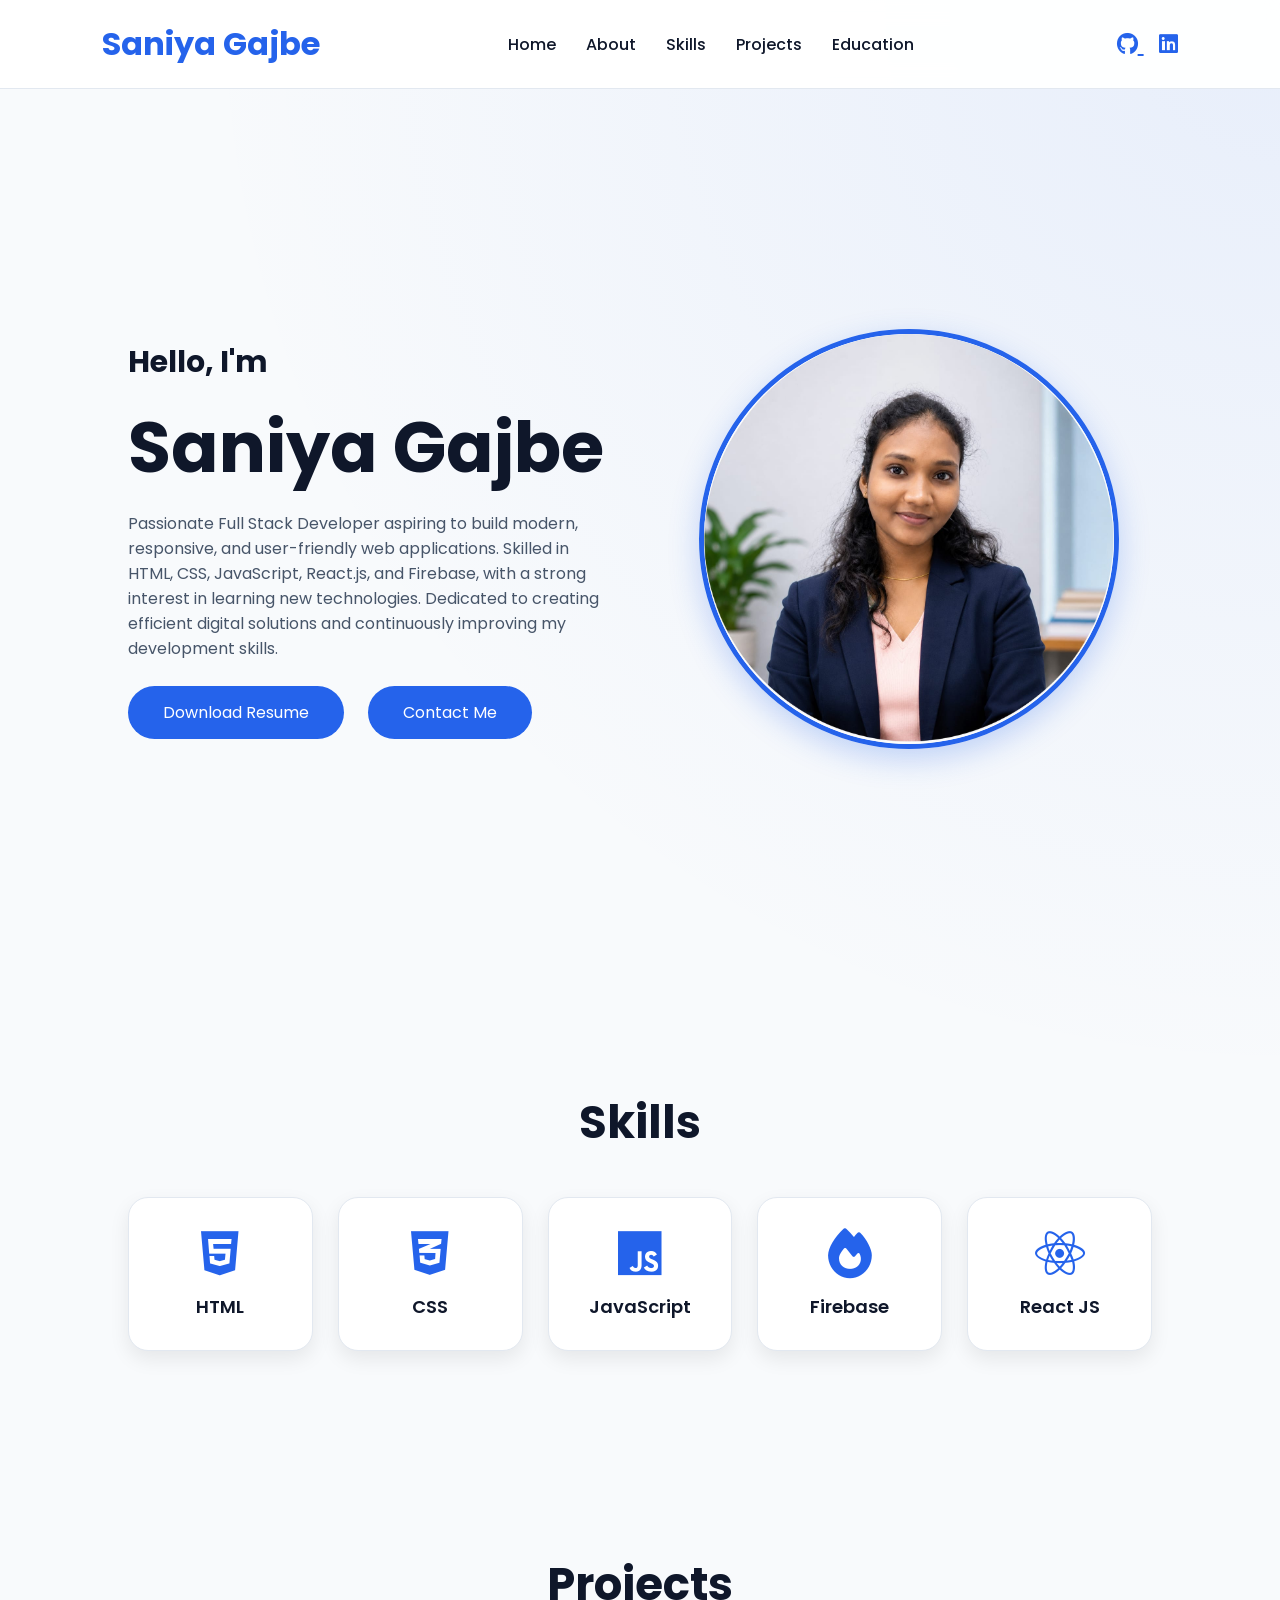
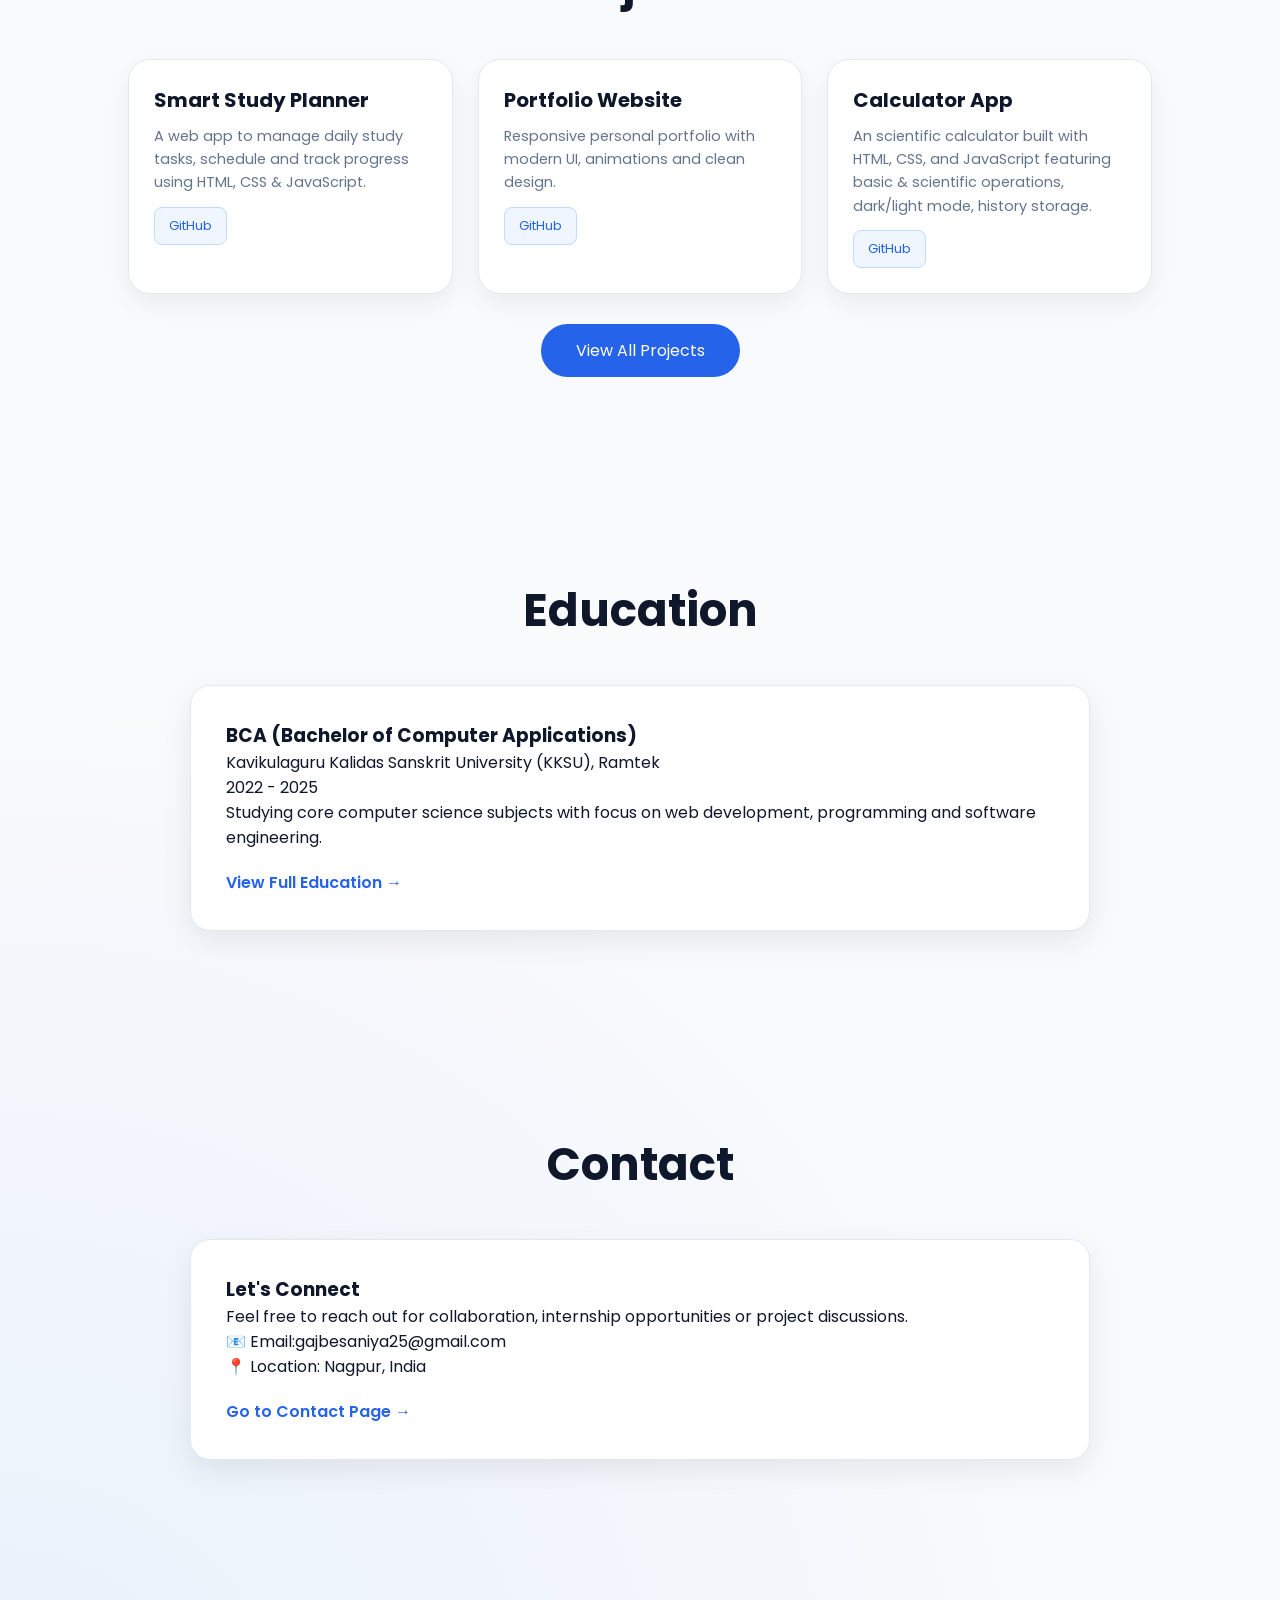
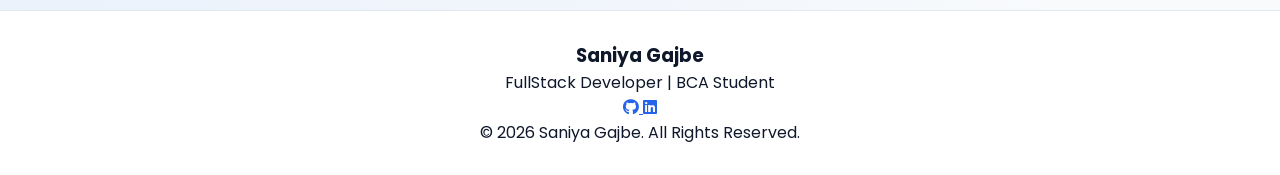
<file: index.html>
<!DOCTYPE html>
<html lang="en">
<head>
    <meta charset="UTF-8">
    <meta name="viewport" content="width=device-width, initial-scale=1.0">
    <title>Saniya Gajbe | Portfolio</title>

    <!-- CSS -->
    <link rel="stylesheet" href="css/style.css">

    <!-- Font Awesome -->
    <link rel="stylesheet"
    href="https://cdnjs.cloudflare.com/ajax/libs/font-awesome/6.5.1/css/all.min.css">

    <!-- Google Font -->
    <link href="https://fonts.googleapis.com/css2?family=Poppins:wght@300;400;500;600;700&display=swap" rel="stylesheet">
</head>

<body>

    <!-- Navbar -->

    <header>
        <nav class="navbar">

            <div class="logo">
                Saniya Gajbe
            </div>

            <ul class="nav-links">

                <li><a href="index.html">Home</a></li>

                <li><a href="about.html">About</a></li>

                <li><a href="skills.html">Skills</a></li>

                <li><a href="projects.html">Projects</a></li>

                <li><a href="education.html">Education</a></li>

                

            </ul>

            <div class="social-icons-nav">

                <a href="https://github.com/saniyagajbe-ctrl">
                    <i class="fab fa-github"></i>
                </a>

                <a href="https://www.linkedin.com/in/saniya-gajbe-9baa48376?utm_source=share_via&utm_content=profile&utm_medium=member_android">
                    <i class="fab fa-linkedin"></i>
                </a>

            </div>

        </nav>
    </header>

    <!-- Hero Section -->

    <section class="hero">

        <div class="hero-content">

            <h3>Hello, I'm</h3>

            <h1>Saniya Gajbe</h1>

            <!-- <h2>
                <span id="typing"></span>
            </h2> -->

            <p>
                Passionate Full Stack Developer aspiring to build
                modern, responsive, and user-friendly web applications.

                Skilled in HTML, CSS, JavaScript, React.js, and Firebase,
                with a strong interest in learning new technologies.

                Dedicated to creating efficient digital solutions and
                continuously improving my development skills.
            </p>

            <div class="hero-buttons">

                <a href="https://drive.google.com/drive/folders/1dJh9obabbYcvGgPVdLjGGkrtKFfCtdy9"
                  target="_blank"
                  class="btn">
                  Download Resume
                </a>
           

                <a href="contact.html" class="btn1">
                    Contact Me
                </a>

            </div>

            

        </div>

        <div class="hero-image">

            <div class="image-circle">

                <img src="images/profile.jpeg"
                alt="Saniya Gajbe">

            </div>

        </div>

    </section>

    
    <!-- Skills Preview -->

    <section class="preview-section">

        <h2>Skills</h2>
<div class="skills-grid">

    <div class="skill-card">
        <i class="fab fa-html5"></i>
        <h3>HTML</h3>
    </div>

    <div class="skill-card">
        <i class="fab fa-css3-alt"></i>
        <h3>CSS</h3>
    </div>

    <div class="skill-card">
        <i class="fab fa-js"></i>
        <h3>JavaScript</h3>
    </div>

    <div class="skill-card">
        <i class="fas fa-fire"></i>
        <h3>Firebase</h3>
    </div>

    <div class="skill-card">
        <i class="fab fa-react"></i>
        <h3>React JS</h3>
    </div>

</div>
</div>

    </section>

    <!-- Projects Preview -->

<section class="preview-section">

    <h2>Projects</h2>

    <div class="project-grid">

        <!-- Project 1 -->
        <div class="project-card">
            <h3>Smart Study Planner</h3>
            <p>
                A web app to manage daily study tasks, schedule and track progress using HTML, CSS & JavaScript.
            </p>
            
            <a href="https://github.com/yourusername/study-planner">GitHub</a>
        </div>

        <!-- Project 2 -->
        <div class="project-card">
            <h3>Portfolio Website</h3>
            <p>
                Responsive personal portfolio with modern UI, animations and clean design.
            </p>
           
            <a href="https://github.com/yourusername/portfolio">GitHub</a>
        </div>

        <!-- Project 3 -->
        <div class="project-card">
            <h3>Calculator App</h3>
            <p>
                An scientific calculator built with HTML, CSS, and JavaScript featuring basic & scientific operations, dark/light mode, history storage.
            </p>
           
            <a href="https://github.com/yourusername/calculator-app">GitHub</a>
        </div>

    </div>

    <!-- View More Button -->
    <div style="text-align:center; margin-top:30px;">
        <a href="projects.html" class="btn">
            View All Projects
        </a>
    </div>

</section>
<!-- Education Preview -->

<section id="education" class="preview-section">

    <h2>Education</h2>

    <div class="glass-card">

        <h3>BCA (Bachelor of Computer Applications)</h3>

        <p>
            Kavikulaguru Kalidas Sanskrit University (KKSU), Ramtek  
            <br>
            2022 - 2025
        </p>

        <p>
            Studying core computer science subjects with focus on
            web development, programming and software engineering.
        </p>

        <a href="education.html" class="read-more">
            View Full Education →
        </a>

    </div>

</section>
<!-- Contact Preview -->

<section id="contact" class="preview-section">

    <h2>Contact</h2>

    <div class="glass-card">

        <h3>Let's Connect</h3>

        <p>
            Feel free to reach out for collaboration, internship opportunities
            or project discussions.
        </p>

        <p>
            📧 Email:gajbesaniya25@gmail.com <br>
            📍 Location: Nagpur, India
        </p>

        <a href="contact.html" class="read-more">
            Go to Contact Page →
        </a>

    </div>

</section>
    

    <!-- Footer -->

    <footer>

        <h3>Saniya Gajbe</h3>

        <p>
            FullStack Developer | BCA Student
        </p>

        <div class="footer-icons">

            <a href="https://github.com/saniyagajbe-ctrl">
                <i class="fab fa-github"></i>
            </a>

            <a href="https://www.linkedin.com/in/saniya-gajbe-9baa48376?utm_source=share_via&utm_content=profile&utm_medium=member_android">
                <i class="fab fa-linkedin"></i>
            </a>

        </div>

        <p class="copyright">
            © 2026 Saniya Gajbe. All Rights Reserved.
        </p>

    </footer>

    <!-- JS -->

    <script src="js/script.js"></script>

</body>
</html>
</file>
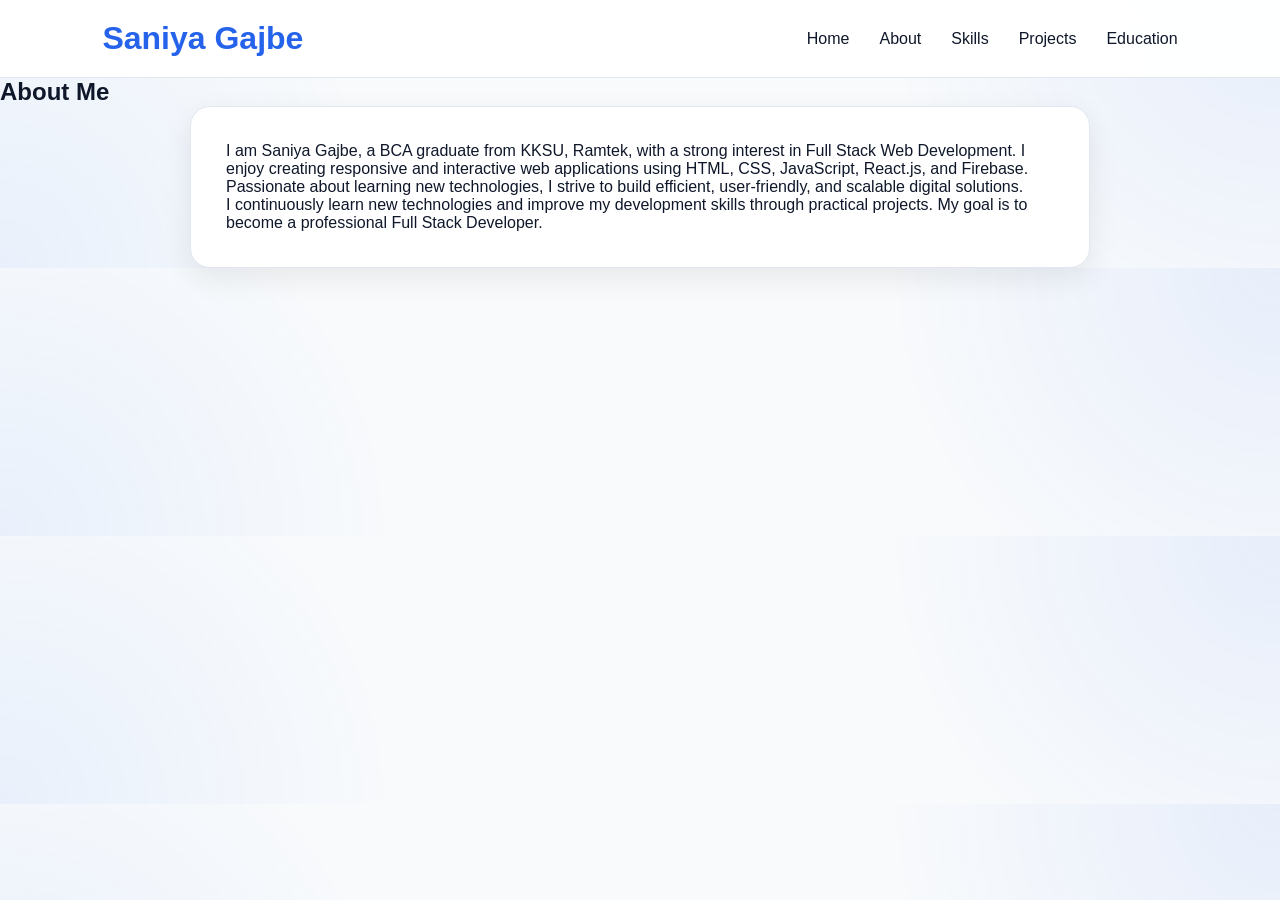
<file: about.html>
<!DOCTYPE html>
<html lang="en">
<head>
<meta charset="UTF-8">
<meta name="viewport" content="width=device-width, initial-scale=1.0">
<title>About - Saniya Gajbe</title>
<link rel="stylesheet" href="css/style.css">
</head>
<body>

<nav class="navbar">
<div class="logo">Saniya Gajbe</div>

<ul class="nav-links">
<li><a href="index.html">Home</a></li>
<li><a href="about.html" class="active">About</a></li>
<li><a href="skills.html">Skills</a></li>
<li><a href="projects.html">Projects</a></li>
<li><a href="education.html">Education</a></li>

</ul>
</nav>

<section class="page-section">

<h1 class="section-heading">About Me</h1>

<div class="glass-card">

<p>
I am Saniya Gajbe, a BCA graduate from KKSU, Ramtek, with a strong interest in Full Stack Web Development. I enjoy creating responsive and interactive web applications using HTML, CSS, JavaScript, React.js, and Firebase. Passionate about learning new technologies, I strive to build efficient, user-friendly, and scalable digital solutions.

</p>

<p>
I continuously learn new technologies and improve
my development skills through practical projects.
My goal is to become a professional Full Stack Developer.
</p>

</div>

</section>

</body>
</html>
</file>
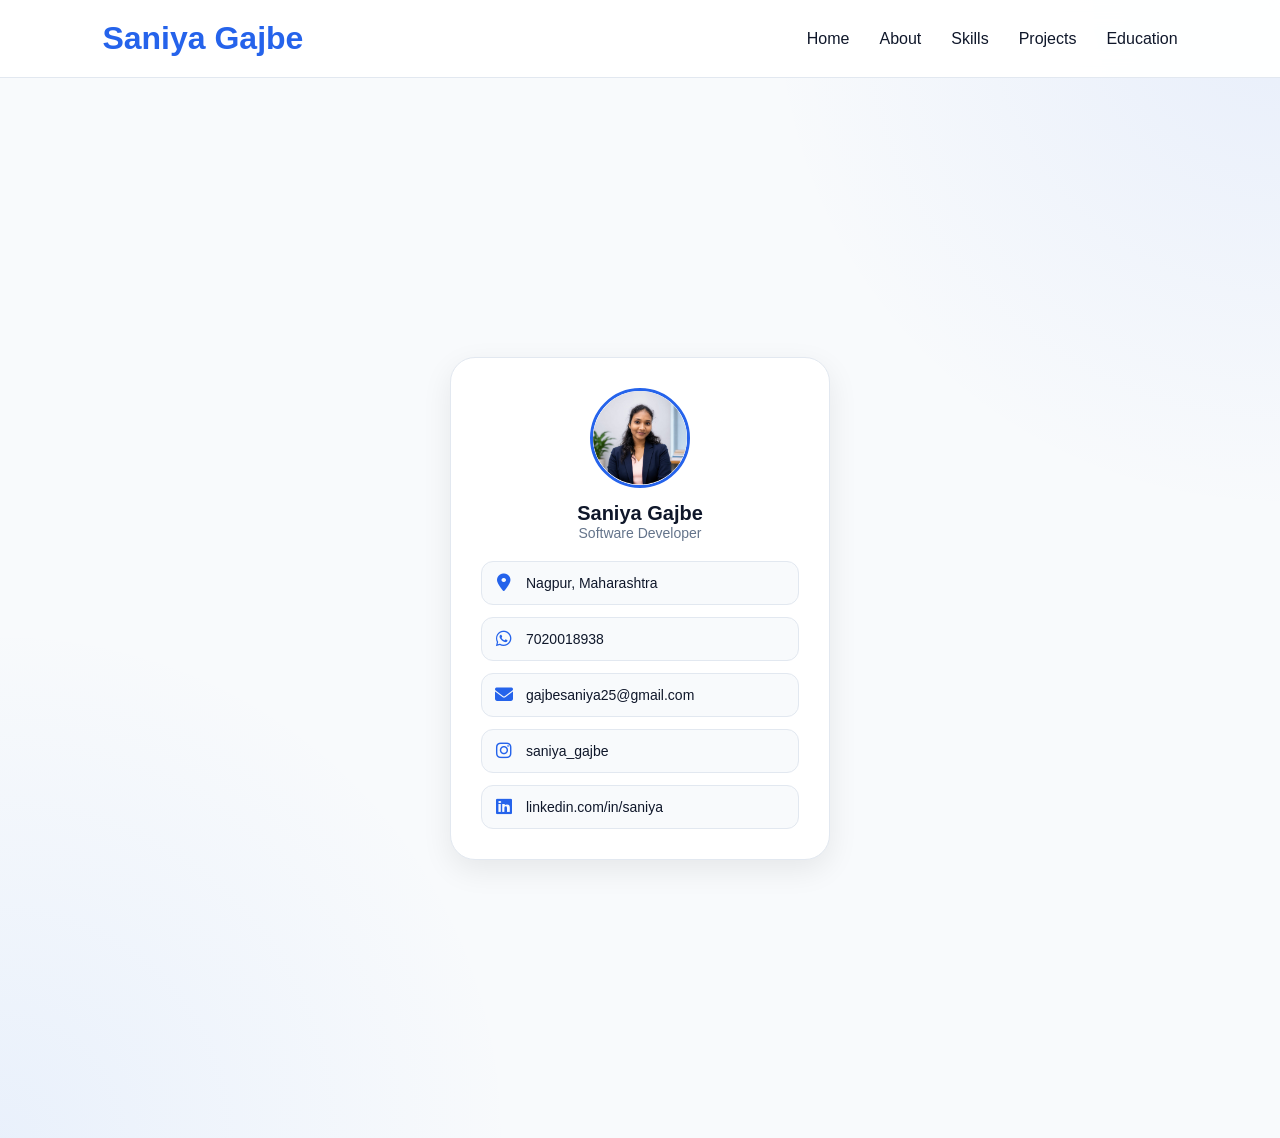
<file: contact.html>
<!DOCTYPE html>
<html lang="en">
<head>
    <meta charset="UTF-8">
    <meta name="viewport" content="width=device-width, initial-scale=1.0">
    <title>Contact | Saniya Gajbe</title>

    <link rel="stylesheet" href="css/style.css">

    <link rel="stylesheet"
    href="https://cdnjs.cloudflare.com/ajax/libs/font-awesome/6.5.1/css/all.min.css">
</head>
<body>

    <nav class="navbar">
        <div class="logo">Saniya Gajbe</div>

        <ul class="nav-links">
            <li><a href="index.html">Home</a></li>
            <li><a href="about.html">About</a></li>
            <li><a href="skills.html">Skills</a></li>
            <li><a href="projects.html">Projects</a></li>
            <li><a href="education.html">Education</a></li>
            
        </ul>
    </nav>

    <section class="contact-section">

        <section class="contact-section">

    <div class="contact-card">

        <!-- PROFILE -->
        <div class="contact-top">

            <img src="images/profile.jpeg"
            alt="Saniya Gajbe"
            class="contact-profile">

            <h2>Saniya Gajbe</h2>
            <p>Software Developer</p>

        </div>

        <!-- INFO -->
        <div class="contact-info">

            <div class="info-item">
                <i class="fas fa-location-dot"></i>
                <span>Nagpur, Maharashtra</span>
            </div>

            <div class="info-item">
                <i class="fab fa-whatsapp"></i>
                <span>7020018938</span>
            </div>

            <div class="info-item">
                <i class="fas fa-envelope"></i>
                <span>gajbesaniya25@gmail.com</span>
            </div>

            <div class="info-item">
                <i class="fab fa-instagram"></i>
                <span>saniya_gajbe</span>
            </div>

            <div class="info-item">
                <i class="fab fa-linkedin"></i>
                <span>linkedin.com/in/saniya</span>
            </div>

        </div>

    </div>

</section>

    </section>

</body>
</html>
</file>
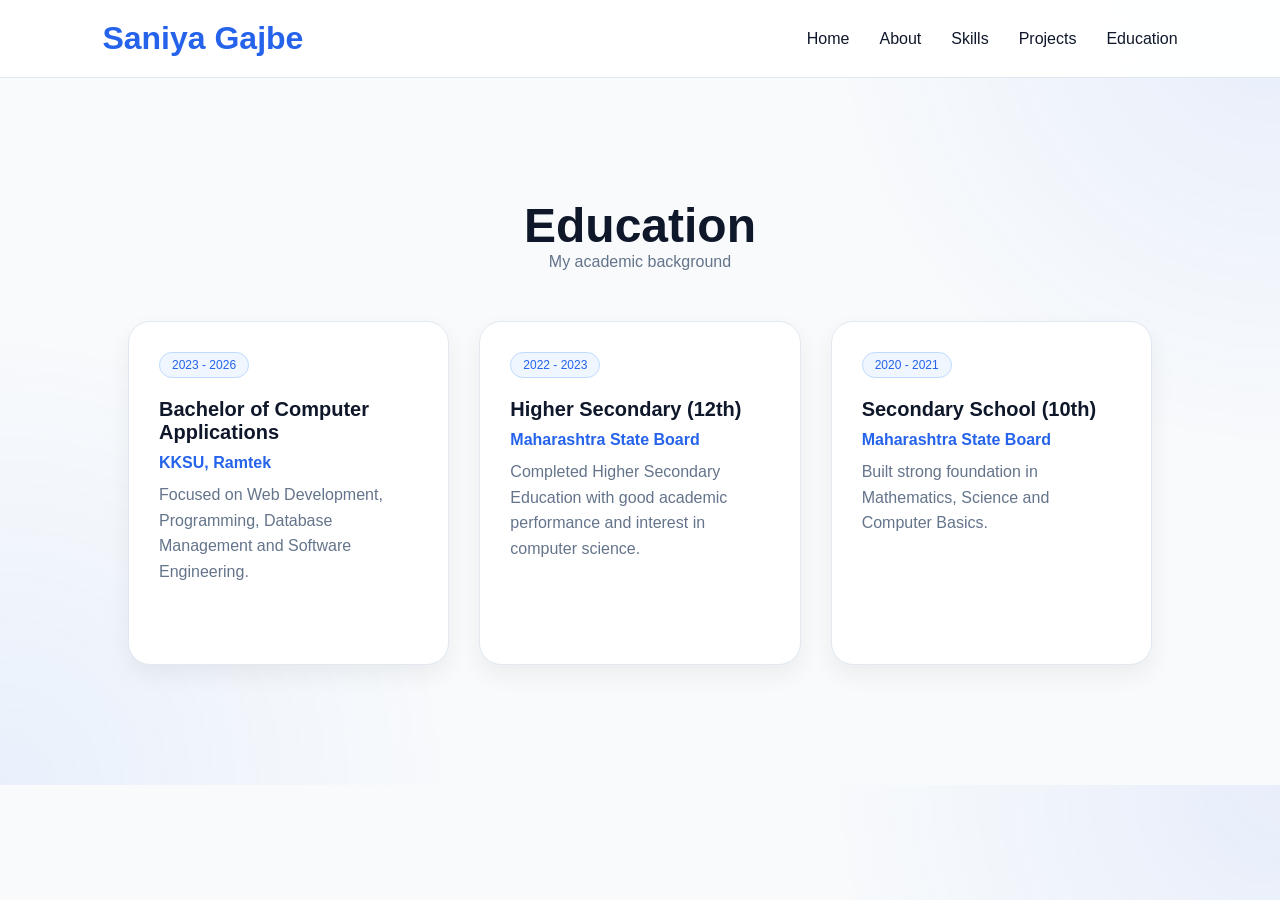
<file: education.html>
<!DOCTYPE html>
<html lang="en">
<head>
    <meta charset="UTF-8">
    <meta name="viewport" content="width=device-width, initial-scale=1.0">
    <title>Education | Saniya Gajbe</title>
    <link rel="stylesheet" href="css/style.css">
</head>
<body>

<nav class="navbar">
    <div class="logo">Saniya Gajbe</div>

    <ul class="nav-links">
        <li><a href="index.html">Home</a></li>
        <li><a href="about.html">About</a></li>
        <li><a href="skills.html">Skills</a></li>
        <li><a href="projects.html">Projects</a></li>
        <li><a href="education.html" class="active">Education</a></li>
       
    </ul>
</nav>

<section class="education-section">

    <h1>Education </h1>
    <p>My academic background </p>

    <div class="edu-grid">

        <!-- BCA -->
        <div class="edu-card">
            <span class="year">2023 - 2026</span>
            <h2>Bachelor of Computer Applications</h2>
            <h4>KKSU, Ramtek</h4>
            <p>
                Focused on Web Development, Programming,
                Database Management and Software Engineering.
            </p>
        </div>

        <!-- 12th -->
        <div class="edu-card">
            <span class="year">2022 - 2023</span>
            <h2>Higher Secondary (12th)</h2>
            <h4>Maharashtra State Board</h4>
            <p>
                Completed Higher Secondary Education with good academic performance
                and interest in computer science.
            </p>
        </div>

        <!-- 10th -->
        <div class="edu-card">
            
            <span class="year">2020 - 2021</span>
            <h2>Secondary School (10th)</h2>
            <h4>Maharashtra State Board</h4>
            <p>
                Built strong foundation in Mathematics, Science and Computer Basics.
            </p>
        </div>

    </div>

</section>
</body>
</html>
</file>
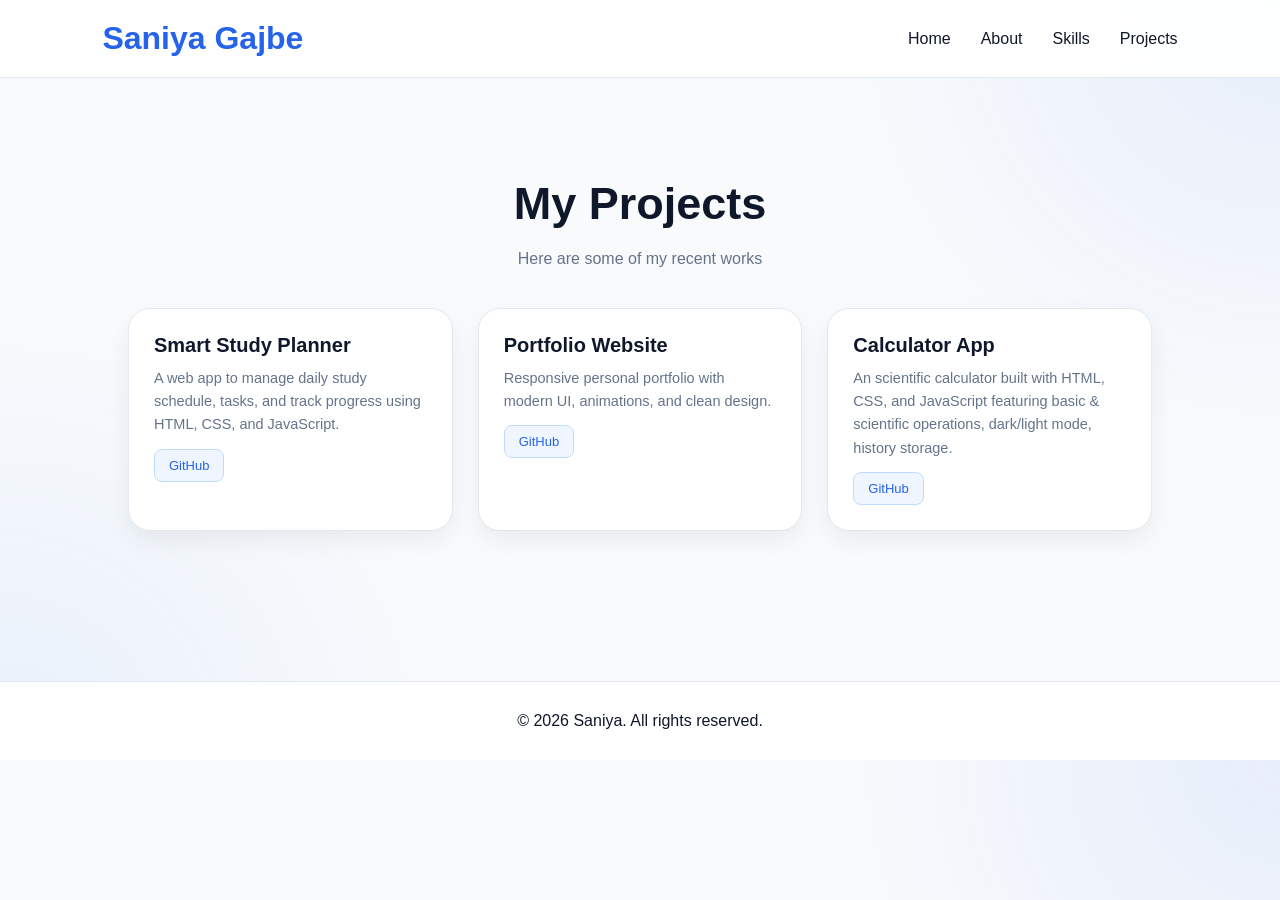
<file: projects.html>
<!DOCTYPE html>
<html lang="en">
<head>
<meta charset="UTF-8">
<meta name="viewport" content="width=device-width, initial-scale=1.0">
<title>Projects</title>
<link rel="stylesheet" href="css/style.css">
</head>

<body>

<!-- ===== NAVBAR ===== -->
<nav class="navbar">
  <div class="logo">Saniya Gajbe</div>

  <ul class="nav-links">
    <li><a href="index.html">Home</a></li>
    <li><a href="about.html">About</a></li>
    <li><a href="skills.html">Skills</a></li>
    <li><a href="project.html">Projects</a></li>
   
  </ul>
</nav>

<!-- ===== PROJECT SECTION ===== -->
<section class="preview-section">

  <h2 class="section-heading">My Projects</h2>
  <p style="text-align:center; color:#64748b; margin-top:-20px;">
    Here are some of my recent works
  </p>

  <div class="project-grid">

    <!-- Project 1 -->
    <div class="project-card">
      <h3>Smart Study Planner</h3>
      <p>
        A web app to manage daily study schedule, tasks, and track progress using HTML, CSS, and JavaScript.
      </p>
      
      <a href="https://github.com/yourusername/study-planner" target="_blank">GitHub</a>
    </div>

    <!-- Project 2 -->
    <div class="project-card">
      <h3>Portfolio Website</h3>
      <p>
        Responsive personal portfolio with modern UI, animations, and clean design.
      </p>
      
      <a href="https://github.com/yourusername/portfolio" target="_blank">GitHub</a>
    </div>

    <!-- Project 3 -->
    <div class="project-card">
      <h3>Calculator App</h3>
      <p>
        An scientific calculator built with HTML, CSS, and JavaScript featuring basic & scientific operations, dark/light mode, history storage.
      </p>
      <a href="https://github.com/yourusername/weather-app" target="_blank">GitHub</a>
    </div>

  </div>

</section>

<!-- ===== FOOTER ===== -->
<footer>
  <p>© 2026 Saniya. All rights reserved.</p>
</footer>

</body>
</html>
</file>
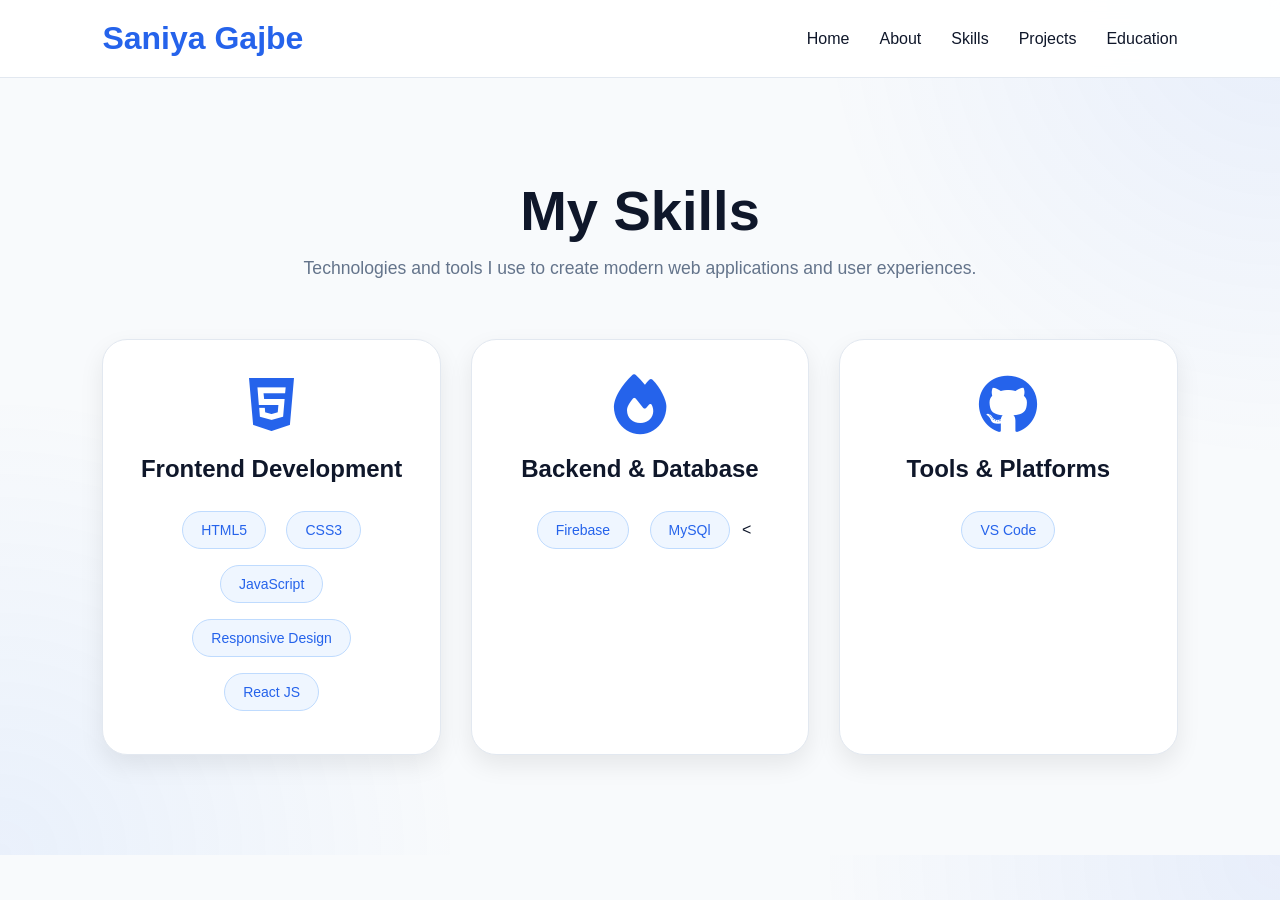
<file: skills.html>
<!DOCTYPE html>
<html lang="en">
<head>
    <meta charset="UTF-8">
    <meta name="viewport" content="width=device-width, initial-scale=1.0">
    <title>Skills | Saniya Gajbe</title>

    <link rel="stylesheet" href="css/style.css">

    <link rel="stylesheet"
    href="https://cdnjs.cloudflare.com/ajax/libs/font-awesome/6.5.1/css/all.min.css">
</head>
<body>

<!-- Navbar -->

<nav class="navbar">

    <div class="logo">
        Saniya Gajbe
    </div>

    <ul class="nav-links">
        <li><a href="index.html">Home</a></li>
        <li><a href="about.html">About</a></li>
        <li><a href="skills.html" class="active-link">Skills</a></li>
        <li><a href="projects.html">Projects</a></li>
        <li><a href="education.html">Education</a></li>
        
    </ul>

</nav>

<!-- Skills Section -->

<section class="skills-section">

    <h1>My Skills</h1>

    <p class="skill-subtitle">
        Technologies and tools I use to create modern web applications and user experiences.
    </p>

    <div class="skills-container">

        <!-- Frontend -->

        <div class="skill-box">

            <i class="fab fa-html5"></i>

            <h2>Frontend Development</h2>

            <div class="skill-tags">

                <span class="skill-tag">HTML5</span>

                <span class="skill-tag">CSS3</span>

                <span class="skill-tag">JavaScript</span>

                <span class="skill-tag">Responsive Design</span>

                <span class="skill-tag">React JS</span>

            </div>

        </div>

        <!-- Backend -->

        <div class="skill-box">

            <i class="fas fa-fire"></i>

            <h2>Backend & Database</h2>

            <div class="skill-tags">

                <span class="skill-tag">Firebase</span>

                <span class="skill-tag">MySQl</span>

                <

            </div>

        </div>

        <!-- Tools -->

        <div class="skill-box">

            <i class="fab fa-github"></i>

            <h2>Tools & Platforms</h2>

            <div class="skill-tags">

               

                <span class="skill-tag">VS Code</span>

                

            </div>

        </div>

        

    </div>

</section>



<script src="js/script.js"></script>

</body>
</html>
</file>
<file: css/style.css>
html{
    scroll-behavior:smooth;
}

*{
    margin:0;
    padding:0;
    box-sizing:border-box;
    font-family:'Poppins',sans-serif;
}

body{
    background:#f8fafc;
    color:#0f172a;
    overflow-x:hidden;
}

/* ===== NAVBAR ===== */


.navbar{
    position:sticky;
    top:0;
    width:100%;
    display:flex;
    justify-content:space-between;
    align-items:center;
    padding:20px 8%;
    background:rgba(255,255,255,0.95);
    backdrop-filter:blur(12px);
    border-bottom:1px solid #e2e8f0;
    z-index:1000;
}

.logo{
    font-size:32px;
    font-weight:700;
    color:#2563eb;
}

.nav-links{
    display:flex;
    gap:30px;
    list-style:none;
}

.nav-links a{
    text-decoration:none;
    color:#0f172a;
    font-weight:500;
    transition:.3s;
}

.nav-links a:hover{
    color:#2563eb;
}

.social-icons-nav a{
    color:#2563eb;
    font-size:22px;
    margin-left:15px;
    transition:.3s;
}

.social-icons-nav a:hover{
    color:#1d4ed8;
}

/* ===== HERO SECTION ===== */

.hero{
    min-height:100vh;
    display:flex;
    justify-content:space-between;
    align-items:center;
    padding:80px 10%;
    gap:50px;
}

.hero-content{
    flex:1;
}

.hero-content h3{
    font-size:30px;
}

.hero-content h1{
    font-size:70px;
    margin:10px 0;
}

.hero-content h2{
    color:#2563eb;
}

.hero-content p{
    color:#475569;
}

.hero-buttons{
    margin-top:25px;
}

.btn{
    display:inline-block;
    padding:14px 35px;
    background:#2563eb;
    color:white;
    text-decoration:none;
    border-radius:40px;
    transition:.3s;
}

.btn:hover{
    background:#1d4ed8;
    transform:translateY(-4px);
}

.btn-outline{
    border:2px solid #2563eb;
    color:#2563eb;
}

.btn-outline:hover{
    background:#2563eb;
    color:white;
}


.btn1{
    display:inline-block;
    padding:14px 35px;
    background:#2563eb;
    color:white;
    text-decoration:none;
    border-radius:40px;
    transition:.3s;
    margin-left: 20px;
}

.btn1:hover{
    background:#1d4ed8;
    transform:translateY(-4px);
}

.btn1-outline{
    border:2px solid #2563eb;
    color:#2563eb;
}

.btn1-outline:hover{
    background:#2563eb;
    color:white;
}


.social-icons{
    margin-top:25px;
}

.social-icons a{
    color:#2563eb;
    font-size:24px;
    margin-right:18px;
    transition:.3s;
}

.social-icons a:hover{
    color:#1d4ed8;
}

/* ===== HERO IMAGE ===== */

.hero-image{
    flex:1;
    display:flex;
    justify-content:center;
}

.image-circle{
    width:420px;
    height:420px;
    border-radius:50%;
    border:5px solid #2563eb;
    overflow:hidden;

    box-shadow:
    0 10px 30px rgba(37,99,235,.25);

    /* animation:float 1s ease-in-out infinite; */
}

.image-circle img{
    width:100%;
    height:100%;
    object-fit:cover;
    display:block;
    transform:none ;
}

.active{
    opacity:1 ;
    transform:translateY(0) ;
}



/* @keyframes float{
    0%,100%{
        transform:translateY(0);
    }
    50%{
        transform:translateY(-15px);
    }
} */

/* ===== PREVIEW SECTIONS ===== */

.preview-section{
    padding:100px 10%;
}

.preview-section h2{
    text-align:center;
    font-size:45px;
    margin-bottom:40px;
}

.glass-card{
    background:#ffffff;
    padding:35px;
    border-radius:20px;
    border:1px solid #e2e8f0;
    box-shadow:0 10px 30px rgba(0,0,0,.08);
}

.read-more{
    display:inline-block;
    margin-top:20px;
    color:#2563eb;
    text-decoration:none;
    font-weight:600;
}

/* ===== SKILLS ===== */
.skills-grid{
    display:grid;
    grid-template-columns:repeat(auto-fit,minmax(180px,1fr));
    gap:25px;
    margin-top:40px;
}

.skill-card{
    background:#ffffff;
    border:1px solid #e2e8f0;
    border-radius:20px;
    padding:30px 20px;

    display:flex;
    flex-direction:column;
    align-items:center;
    justify-content:center;

    text-align:center;

    box-shadow:0 8px 20px rgba(0,0,0,.08);
    transition:0.3s ease;
}

.skill-card:hover{
    transform:translateY(-8px);
    box-shadow:0 15px 30px rgba(37,99,235,.15);
}

.skill-card i{
    font-size:50px;
    color:#2563eb;
    margin-bottom:15px;

    /* Remove floating animation */
    animation:none;
}

.skill-card h3{
    color:#0f172a;
    font-size:18px;
    font-weight:600;
}
/* ===================================
   PROFESSIONAL SKILLS SECTION
=================================== */

.skills-section{
    padding:100px 8%;
    position:relative;
}

.skills-section h1{
    text-align:center;
    font-size:3.5rem;
    color:#0f172a;
    margin-bottom:15px;
}

.skill-subtitle{
    text-align:center;
    color:#64748b;
    margin-bottom:60px;
    font-size:1.1rem;
}

.skills-container{
    display:grid;
    grid-template-columns:repeat(auto-fit,minmax(300px,1fr));
    gap:30px;
}

/* Skill Card */

.skill-box{
    position:relative;
    background:#ffffff;
    border:1px solid #e2e8f0;
    border-radius:25px;
    padding:35px;
    text-align:center;
    transition:0.4s ease;
    box-shadow:0 10px 25px rgba(0,0,0,.08);
}

.skill-box:hover{
    transform:translateY(-10px);
    box-shadow:0 15px 35px rgba(37,99,235,.15);
}

/* Icons */

.skill-box i{
    font-size:60px;
    color:#2563eb;
    margin-bottom:20px;
}

.fa-react{
    animation:rotateReact 8s linear infinite;
}

@keyframes rotateReact{
    from{
        transform:rotate(0deg);
    }
    to{
        transform:rotate(360deg);
    }
}

/* Heading */

.skill-box h2{
    color:#0f172a;
    margin-bottom:20px;
    font-size:1.5rem;
}

/* Skill Tags */

.skill-tag{
    display:inline-block;
    padding:10px 18px;
    margin:8px;
    border-radius:30px;
    background:#eff6ff;
    color:#2563eb;
    border:1px solid #bfdbfe;
    font-size:14px;
    font-weight:500;
    transition:0.3s;
}

.skill-tag:hover{
    background:#2563eb;
    color:white;
    transform:translateY(-3px);
}

/* Floating Animation */

.skill-box{
    animation:floatCard 5s ease-in-out infinite;
}

@keyframes floatCard{
    0%,100%{
        transform:translateY(0);
    }
    50%{
        transform:translateY(-6px);
    }
}

/* Responsive */

@media(max-width:768px){

    .skills-section h1{
        font-size:2.5rem;
    }

    .skills-container{
        grid-template-columns:1fr;
    }

}

/* ===== PROJECTS (UPDATED LIGHT PROFESSIONAL) ===== */

.project-grid{
    display:grid;
    grid-template-columns:repeat(auto-fit, minmax(280px, 1fr));
    gap:25px;
    margin-top:40px;
}

/* Project Card */
.project-card{
    background:#ffffff;
    border:1px solid #e2e8f0;
    border-radius:22px;
    padding:25px;
    box-shadow:0 10px 25px rgba(0,0,0,0.06);
    transition:all 0.35s ease;
    position:relative;
    overflow:hidden;
}

/* Hover Effect */
.project-card:hover{
    transform:translateY(-10px);
    box-shadow:0 18px 40px rgba(37,99,235,0.12);
    border-color:#bfdbfe;
}

/* Soft Blue Glow Line */
.project-card::before{
    content:"";
    position:absolute;
    top:0;
    left:0;
    width:100%;
    height:3px;
    background:linear-gradient(90deg,#2563eb,#60a5fa);
    transform:scaleX(0);
    transform-origin:left;
    transition:0.4s ease;
}

.project-card:hover::before{
    transform:scaleX(1);
}

/* Title */
.project-card h3{
    font-size:20px;
    margin-bottom:10px;
    color:#0f172a;
}

/* Description */
.project-card p{
    font-size:14.5px;
    line-height:1.6;
    color:#64748b;
}

/* Buttons */
.project-card{
    text-align:left;
}

.project-card a{
    margin-right:10px;
    display:inline-block;
    margin-top:12px;
    padding:8px 14px;
    border-radius:8px;
    background:#eff6ff;
    color:#2563eb;
    text-decoration:none;
    font-size:13px;
    border:1px solid #bfdbfe;
    transition:0.3s;
}

.project-card a:hover{
    background:#2563eb;
    color:white;
}

/* ===== EDUCATION TIMELINE ===== */

.education-section{
    padding:120px 10%;
    text-align:center;
}

.education-section h1{
    font-size:3rem;
    color:#0f172a;
}

.education-section p{
    color:#64748b;
    margin-bottom:50px;
}

/* GRID */
.edu-grid{
    display:grid;
    grid-template-columns:repeat(auto-fit, minmax(280px, 1fr));
    gap:30px;
}

/* CARD */
.edu-card{
    background:#ffffff;
    border:1px solid #e2e8f0;
    border-radius:22px;
    padding:30px;
    box-shadow:0 10px 25px rgba(0,0,0,0.06);
    transition:0.4s ease;
    position:relative;
    overflow:hidden;
    text-align:left;
}

/* Hover effect */
.edu-card:hover{
    transform:translateY(-10px);
    box-shadow:0 20px 45px rgba(37,99,235,0.12);
    border-color:#bfdbfe;
}

/* Top glow line */
.edu-card::before{
    content:"";
    position:absolute;
    top:0;
    left:0;
    width:100%;
    height:4px;
    background:linear-gradient(90deg,#2563eb,#60a5fa);
    transform:scaleX(0);
    transform-origin:left;
    transition:0.4s;
}

.edu-card:hover::before{
    transform:scaleX(1);
}

/* Icon */
.edu-icon{
    font-size:30px;
    margin-bottom:10px;
}

/* Year badge */
.year{
    display:inline-block;
    background:#eff6ff;
    color:#2563eb;
    padding:5px 12px;
    border-radius:20px;
    font-size:12px;
    margin-bottom:10px;
    border:1px solid #bfdbfe;
}

/* Title */
.edu-card h2{
    font-size:20px;
    margin:10px 0;
    color:#0f172a;
}

/* Institute */
.edu-card h4{
    color:#2563eb;
    margin-bottom:10px;
}

/* Text */
.edu-card p{
    color:#64748b;
    line-height:1.6;
}

/* ===== CONTACT CARD ===== */
.contact-section{
    min-height:100vh;
    display:flex;
    justify-content:center;
    align-items:center;
    padding:80px 20px;
}

/* MAIN CARD */
.contact-card{
    width:380px;
    background:#ffffff;
    border:1px solid #e2e8f0;
    border-radius:25px;
    padding:30px;
    box-shadow:0 10px 30px rgba(0,0,0,0.08);
    text-align:center;
}

/* TOP PROFILE */
.contact-top{
    margin-bottom:20px;
}

.contact-profile{
    width:100px;
    height:100px;
    border-radius:50%;
    object-fit:cover;
    border:3px solid #2563eb;
}

.contact-top h2{
    margin-top:10px;
    font-size:20px;
    color:#0f172a;
}

.contact-top p{
    color:#64748b;
    font-size:14px;
}

/* INFO BOXES */
.contact-info{
    display:flex;
    flex-direction:column;
    gap:12px;
    margin-top:20px;
}

.info-item{
    display:flex;
    align-items:center;
    gap:12px;
    padding:12px;
    background:#f8fafc;
    border:1px solid #e2e8f0;
    border-radius:12px;
    transition:0.3s;
}

.info-item i{
    color:#2563eb;
    font-size:18px;
    min-width:20px;
}

.info-item span{
    font-size:14px;
    color:#0f172a;
}

.info-item:hover{
    transform:translateY(-5px);
    box-shadow:0 10px 20px rgba(37,99,235,0.1);
    border-color:#bfdbfe;
}
.glass-card{
    max-width:900px;
    margin:auto;
    text-align:left;
}
/* ===== FOOTER ===== */
footer{
    border-top:1px solid rgba(255,255,255,.1);
}
footer{
    text-align:center;
    padding:30px;
    margin-top:50px;
    background:#ffffff;
    border-top:1px solid #e2e8f0;
}

.footer-icons a{
    color:#2563eb;
}
.footer-icons a:hover{
    color:#1d4ed8;
}

/* ===== ANIMATION ===== */
.section-heading,
.preview-section h2{
    color:#0f172a;
    font-weight:700;
}

.reveal{
    opacity:0;
    transform:translateY(50px);
    transition:.8s;
}

.reveal.active{
    opacity:1;
    transform:translateY(0);
}

/* ===== RESPONSIVE ===== */

@media(max-width:768px){

    .navbar{
        flex-direction:column;
        gap:15px;
    }

    .nav-links{
        flex-wrap:wrap;
        justify-content:center;
    }

    .hero{
        flex-direction:column-reverse;
        text-align:center;
    }

    .hero-content h1{
    color:#0f172a;
    font-weight:700;
}

.hero-content h3{
    color:#64748b;
}

.hero-content p{
    font-size:18px;
    line-height:1.8;
}

    .image-circle{
        width:280px;
        height:280px;
    }

    .timeline::after{
        left:20px;
    }

    .timeline-item{
        width:100%;
        left:0 ;
        padding-left:60px;
    }
}
body{
    background:
    radial-gradient(circle at top right,
    rgba(37,99,235,.08),
    transparent 30%),

    radial-gradient(circle at bottom left,
    rgba(59,130,246,.08),
    transparent 30%),

    #f8fafc;
    }
</file>
